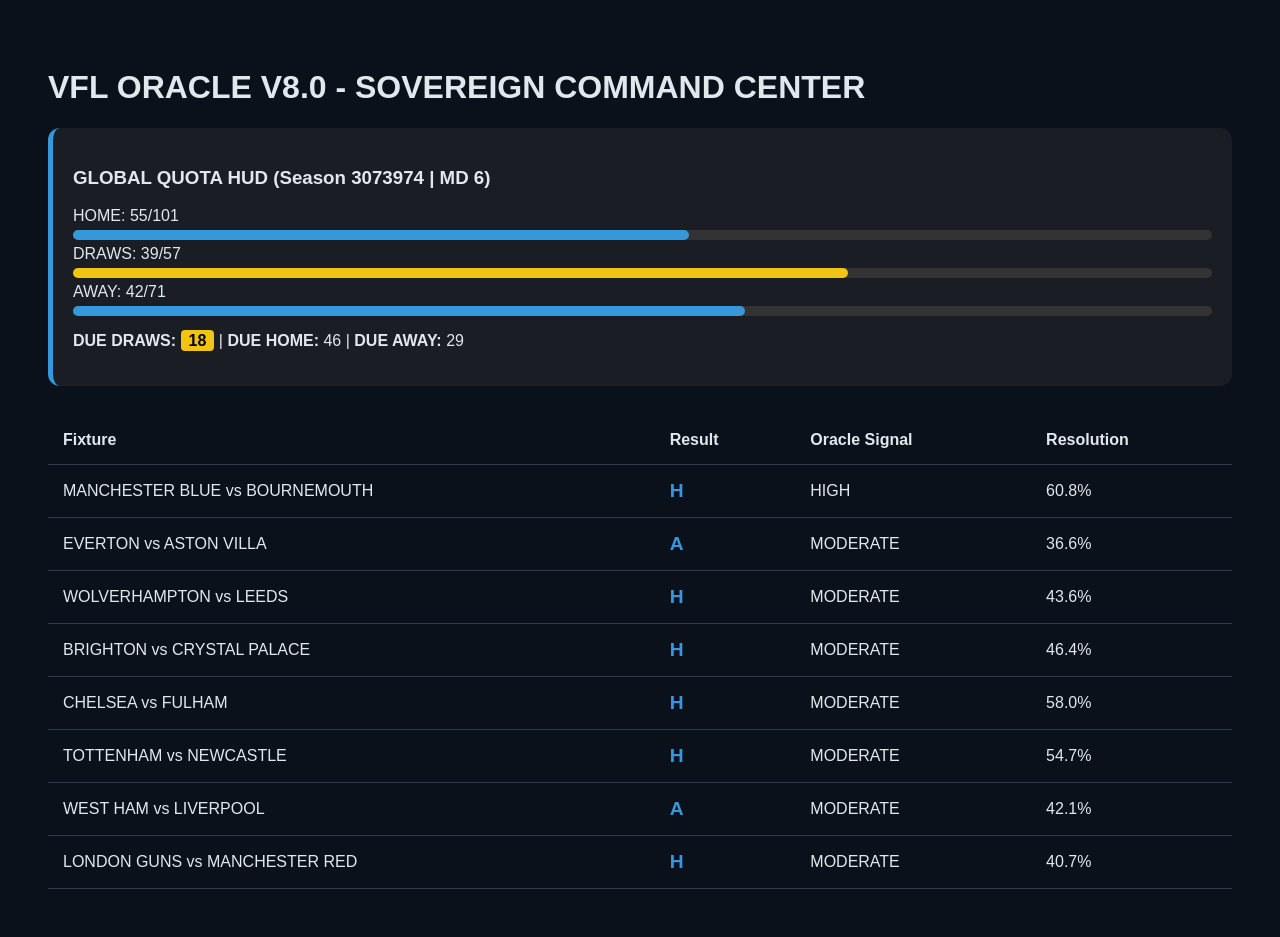
<file: vfl_dashboard.html>
<!DOCTYPE html>
    <html>
    <head>
        <title>VFL ORACLE V8.0 - SOVEREIGN RESOLVED</title>
        <style>
            body { background: #0b111a; color: #e1e8ed; font-family: sans-serif; padding: 40px; }
            .quota-hud { background: #1a1d23; padding: 20px; border-radius: 12px; border-left: 5px solid #3498db; margin-bottom: 30px; }
            .bar { background: #333; height: 10px; border-radius: 5px; margin: 5px 0; }
            .fill { background: #3498db; height: 100%; border-radius: 5px; }
            .draw-surge .fill { background: #f1c40f; }
            .surge-alert { color: #e74c3c; font-weight: bold; animation: blink 1s infinite; }
            @keyframes blink { 0%{opacity: 1} 50%{opacity: 0.3} 100%{opacity: 1} }
            table { width: 100%; border-collapse: collapse; }
            th, td { padding: 15px; border-bottom: 1px solid #2c3e50; text-align: left; }
            .pred { font-weight: bold; color: #3498db; font-size: 1.2em; }
            .badge { background: #f1c40f; color: #000; padding: 2px 8px; border-radius: 4px; font-weight: bold; }
        </style>
    </head>
    <body>
        <h1>VFL ORACLE V8.0 - SOVEREIGN COMMAND CENTER</h1>
        
                <div class="quota-hud">
                    <h3>GLOBAL QUOTA HUD (Season 3073974 | MD 6)</h3>
                    <div class="quota-meters">
                        <div class="meter"><span>HOME: 55/101</span><div class="bar"><div class="fill" style="width: 54.08062930186824%"></div></div></div>
                        <div class="meter draw-surge"><span>DRAWS: 39/57</span><div class="bar"><div class="fill" style="width: 68.06282722513089%"></div></div></div>
                        <div class="meter"><span>AWAY: 42/71</span><div class="bar"><div class="fill" style="width: 58.98876404494382%"></div></div></div>
                    </div>
                    <div class="due-panel">
                        <p><b>DUE DRAWS:</b> <span class="badge">18</span> | <b>DUE HOME:</b> 46 | <b>DUE AWAY:</b> 29</p>
                        
                    </div>
                </div>
                
        <table>
            <thead><tr><th>Fixture</th><th>Result</th><th>Oracle Signal</th><th>Resolution</th></tr></thead>
            <tbody>
                    <tr>
                        <td class="fixture">MANCHESTER BLUE vs BOURNEMOUTH</td>
                        <td class="pred">H</td>
                        <td>HIGH</td>
                        <td>60.8%</td>
                    </tr>
                    
                    <tr>
                        <td class="fixture">EVERTON vs ASTON VILLA</td>
                        <td class="pred">A</td>
                        <td>MODERATE</td>
                        <td>36.6%</td>
                    </tr>
                    
                    <tr>
                        <td class="fixture">WOLVERHAMPTON vs LEEDS</td>
                        <td class="pred">H</td>
                        <td>MODERATE</td>
                        <td>43.6%</td>
                    </tr>
                    
                    <tr>
                        <td class="fixture">BRIGHTON vs CRYSTAL PALACE</td>
                        <td class="pred">H</td>
                        <td>MODERATE</td>
                        <td>46.4%</td>
                    </tr>
                    
                    <tr>
                        <td class="fixture">CHELSEA vs FULHAM</td>
                        <td class="pred">H</td>
                        <td>MODERATE</td>
                        <td>58.0%</td>
                    </tr>
                    
                    <tr>
                        <td class="fixture">TOTTENHAM vs NEWCASTLE</td>
                        <td class="pred">H</td>
                        <td>MODERATE</td>
                        <td>54.7%</td>
                    </tr>
                    
                    <tr>
                        <td class="fixture">WEST HAM vs LIVERPOOL</td>
                        <td class="pred">A</td>
                        <td>MODERATE</td>
                        <td>42.1%</td>
                    </tr>
                    
                    <tr>
                        <td class="fixture">LONDON GUNS vs MANCHESTER RED</td>
                        <td class="pred">H</td>
                        <td>MODERATE</td>
                        <td>40.7%</td>
                    </tr>
                    </tbody>
        </table>
    </body>
    </html>
</file>
